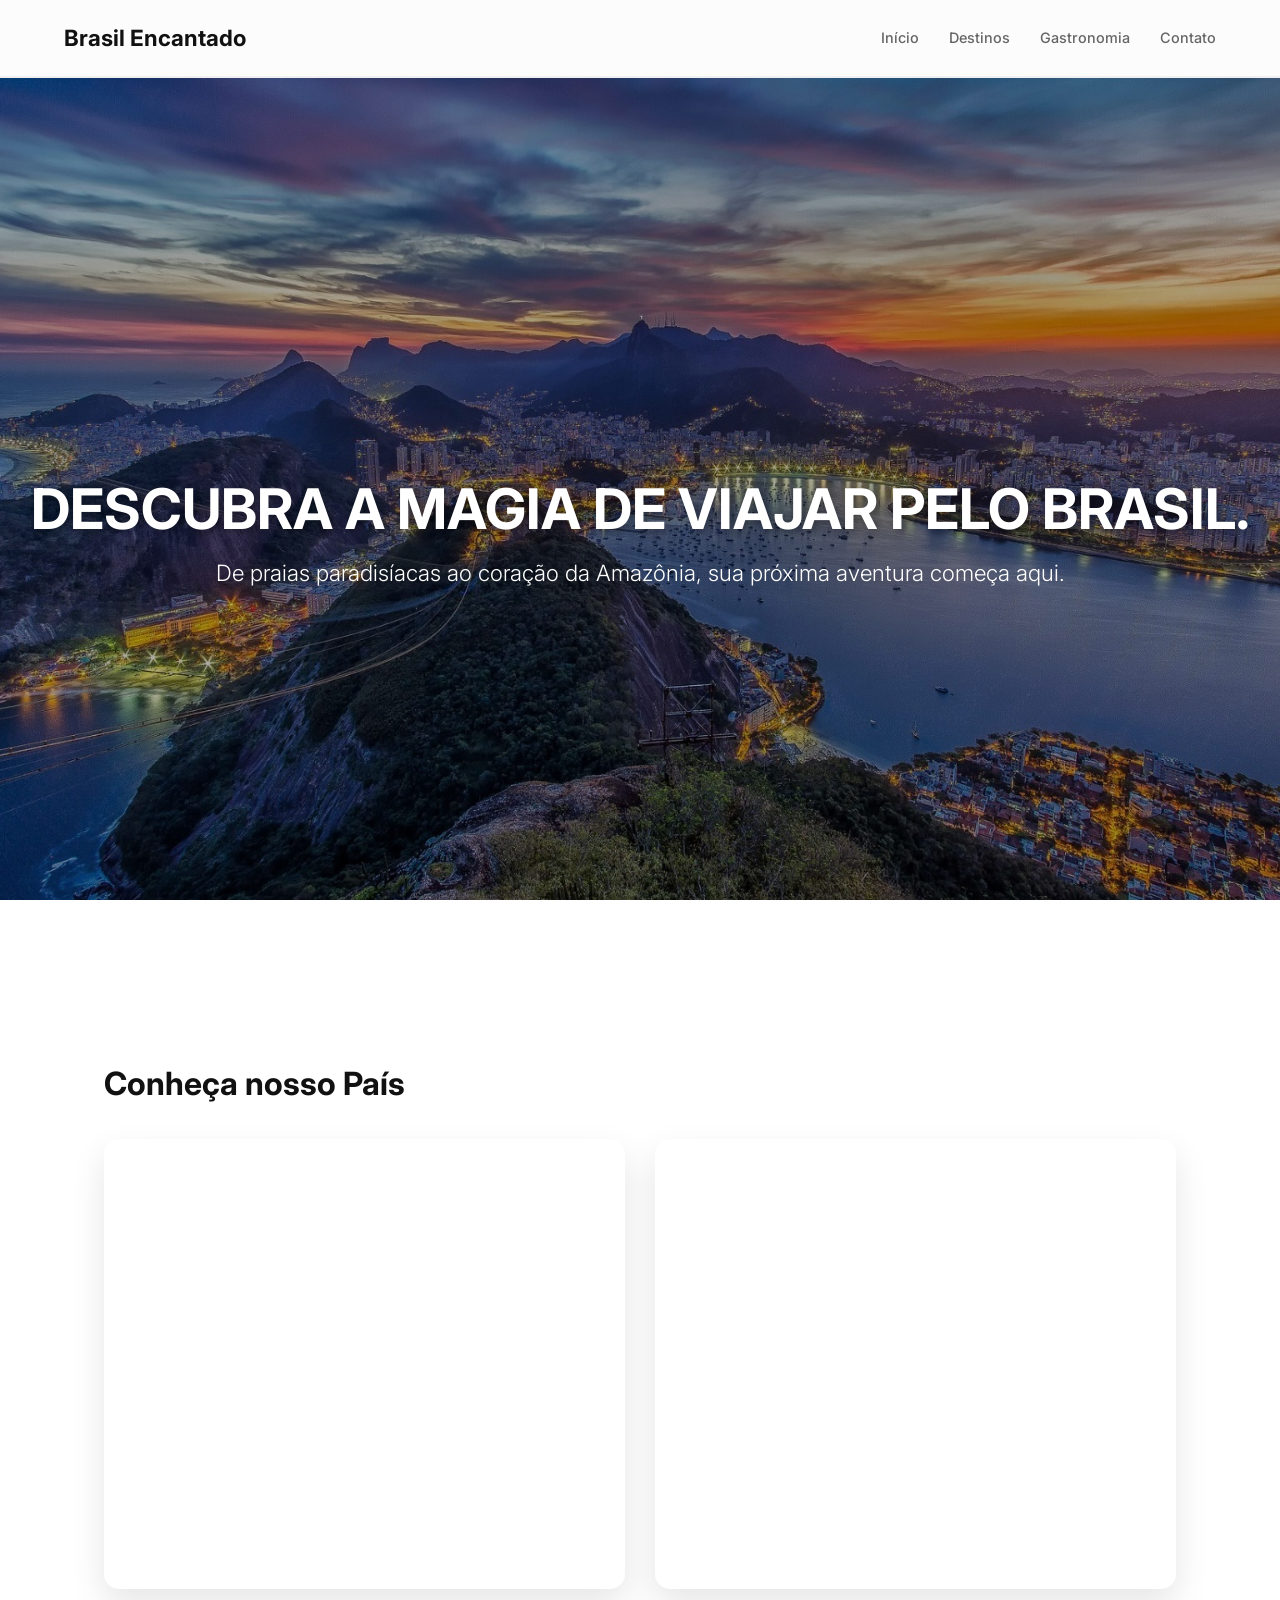
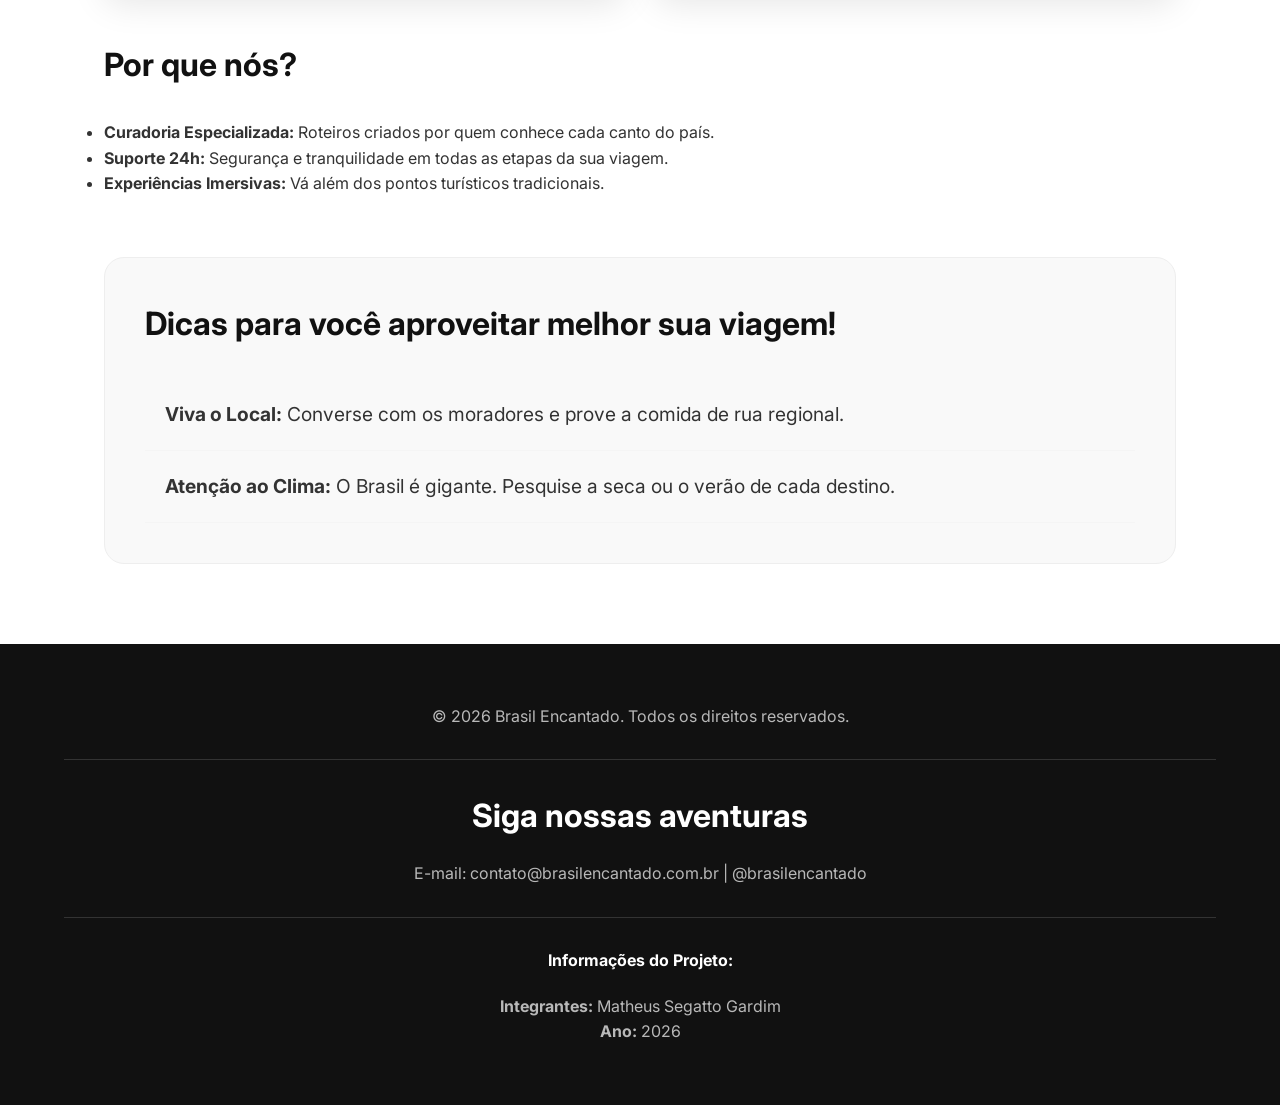
<file: index.html>
<!DOCTYPE html>
<html lang="pt-br">
<head>
    <meta charset="UTF-8">
    <meta name="viewport" content="width=device-width, initial-scale=1.0">
    <title>Brasil Encantado - Início</title>
    <link rel="stylesheet" href="css/style.css">
    <link rel="shortcut icon" href="img/brasil-encantado.ico" type="image/x-icon">
</head>
<body>
    <header>
        <div class="logo">
            <h1>Brasil Encantado</h1>
        </div>
        <nav>
            <ul>
                <li><a href="index.html">Início</a></li>
                <li class="dropdown">
                    <a href="destinos.html">Destinos</a>
                    <ul class="submenu">
                        <li><a href="destinos.html#amazonia">Amazônia</a></li>
                        <li><a href="destinos.html#salvador">Salvador</a></li>
                        <li><a href="destinos.html#maceio">Maceió</a></li>
                        <li><a href="destinos.html#rio-pedras">Rio das Pedras</a></li>
                    </ul>
                </li>
                <li><a href="gastronomia.html">Gastronomia</a></li>
                <li><a href="contato.html">Contato</a></li>
            </ul>
        </nav>
    </header>

    <section class="hero-parallax rio">
        <div class="hero-content">
            <h2>Descubra a Magia de Viajar pelo Brasil.</h2>
            <p>De praias paradisíacas ao coração da Amazônia, sua próxima aventura começa aqui.</p>
        </div>
    </section>

    <main>
        <h2 class="titulo-secao">Conheça nosso País</h2>
        <div class="video-flex">
            <iframe src="https://www.youtube.com/embed/iNfEAJVVY10?autoplay=1&mute=1&loop=1&playlist=iNfEAJVVY10" allow="autoplay"></iframe>
            <iframe src="https://www.youtube.com/embed/7Ikc0bRgwHw?autoplay=1&mute=1&loop=1&playlist=7Ikc0bRgwHw" allow="autoplay"></iframe>
        </div>

        <h3>Por que nós?</h3>
        <ul>
            <li><strong>Curadoria Especializada:</strong> Roteiros criados por quem conhece cada canto do país.</li>
            <li><strong>Suporte 24h:</strong> Segurança e tranquilidade em todas as etapas da sua viagem.</li>
            <li><strong>Experiências Imersivas:</strong> Vá além dos pontos turísticos tradicionais.</li>
        </ul>

        <aside class="dicas">
            <h3>Dicas para você aproveitar melhor sua viagem!</h3>
            <ul>
                <li><strong>Viva o Local:</strong> Converse com os moradores e prove a comida de rua regional.</li>
                <li><strong>Atenção ao Clima:</strong> O Brasil é gigante. Pesquise a seca ou o verão de cada destino.</li>
            </ul>
        </aside>
    </main>

    <footer>
        <div class="footer-section">
            <p>&copy; 2026 Brasil Encantado. Todos os direitos reservados.</p>
        </div>
        <hr>
        <div class="footer-section">
            <h3>Siga nossas aventuras</h3>
            <p>E-mail: contato@brasilencantado.com.br | @brasilencantado</p>
        </div>
        <hr>
        <div class="footer-section">
            <h4>Informações do Projeto:</h4>
            <p><strong>Integrantes:</strong> Matheus Segatto Gardim</p>
            <p><strong>Ano:</strong> 2026</p>
        </div>
    </footer>
</body>
</html>
</file>
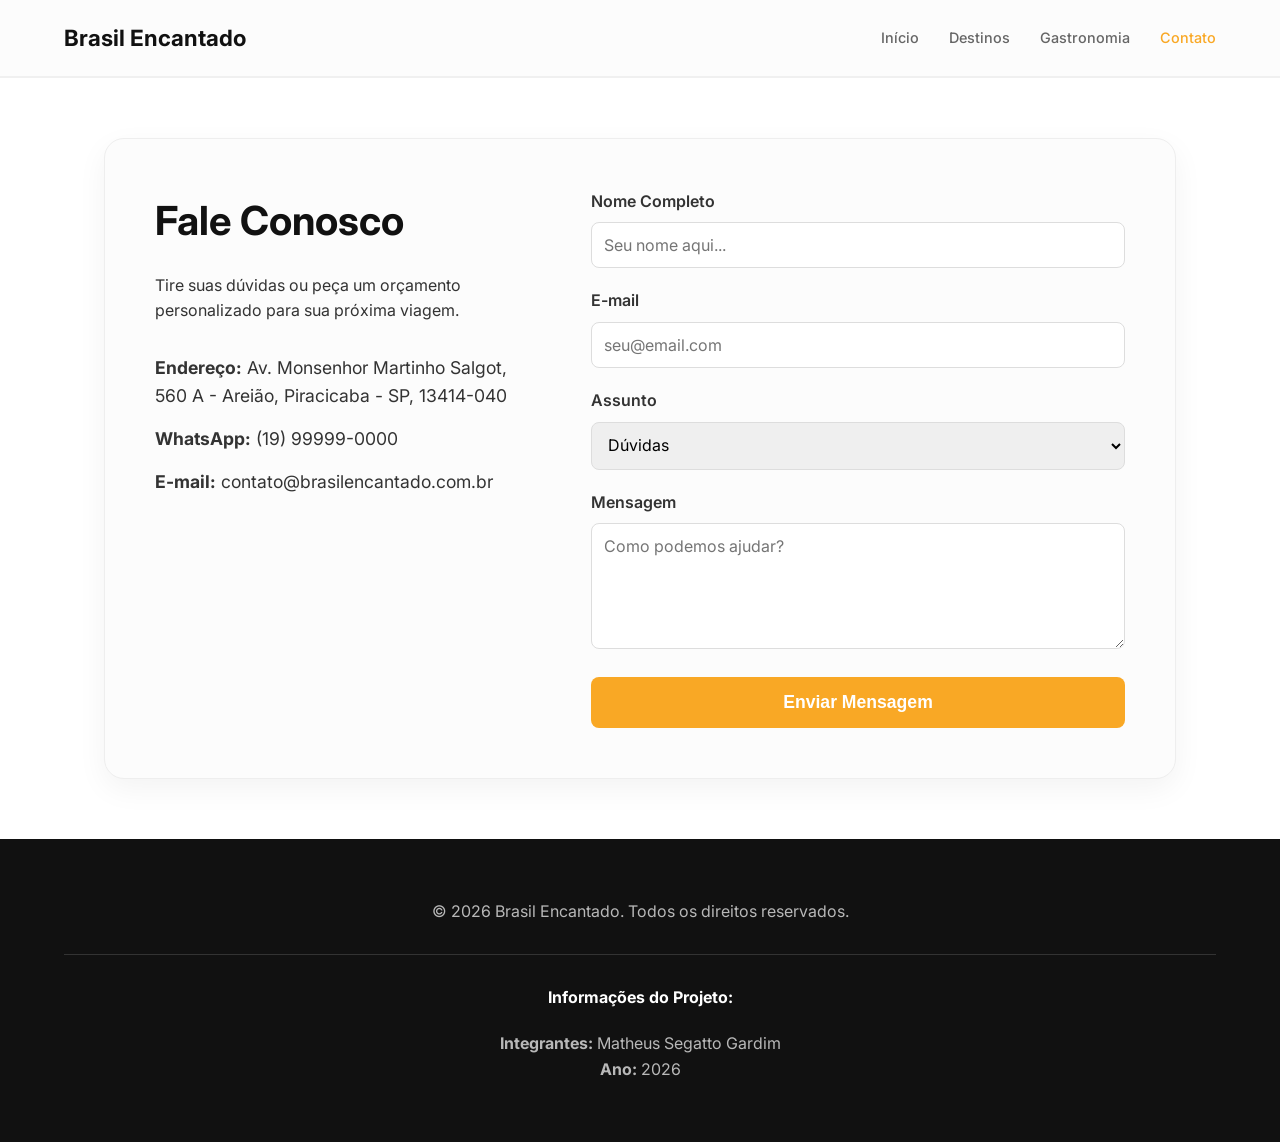
<file: contato.html>
<!DOCTYPE html>
<html lang="pt-br">
<head>
    <meta charset="UTF-8">
    <meta name="viewport" content="width=device-width, initial-scale=1.0">
    <title>Contato - Brasil Encantado</title>
    <link rel="stylesheet" href="css/style.css">
    <link rel="shortcut icon" href="img/brasil-encantado.ico" type="image/x-icon">
</head>
<body>
    <header>
        <div class="logo">
            <h1>Brasil Encantado</h1>
        </div>
        <nav>
            <ul>
                <li><a href="index.html">Início</a></li>
                <li class="dropdown">
                    <a href="destinos.html">Destinos</a>
                    <ul class="submenu">
                        <li><a href="destinos.html#amazonia">Amazônia</a></li>
                        <li><a href="destinos.html#salvador">Salvador</a></li>
                        <li><a href="destinos.html#maceio">Maceió</a></li>
                        <li><a href="destinos.html#rio-pedras">Rio das Pedras</a></li>
                    </ul>
                </li>
                <li><a href="gastronomia.html">Gastronomia</a></li>
                <li><a href="contato.html" class="ativo">Contato</a></li>
            </ul>
        </nav>
    </header>

    <main class="contato-main">
        <section class="contato-container">
            <div class="contato-info">
                <h2>Fale Conosco</h2>
                <p>Tire suas dúvidas ou peça um orçamento personalizado para sua próxima viagem.</p>
                
                <div class="info-detalhes">
                    <p><strong>Endereço:</strong> Av. Monsenhor Martinho Salgot, 560 A - Areião, Piracicaba - SP, 13414-040</p>
                    <p><strong>WhatsApp:</strong> (19) 99999-0000</p>
                    <p><strong>E-mail:</strong> contato@brasilencantado.com.br</p>
                </div>
            </div>

            <div class="contato-form">
                <form action="#">
                    <div class="campo">
                        <label for="nome">Nome Completo</label>
                        <input type="text" id="nome" name="nome" placeholder="Seu nome aqui..." required>
                    </div>

                    <div class="campo">
                        <label for="email">E-mail</label>
                        <input type="email" id="email" name="email" placeholder="seu@email.com" required>
                    </div>

                    <div class="campo">
                        <label for="assunto">Assunto</label>
                        <select id="assunto" name="assunto">
                            <option value="duvidas">Dúvidas</option>
                            <option value="orcamento">Orçamento</option>
                            <option value="reclamacao">Reclamações</option>
                        </select>
                    </div>

                    <div class="campo">
                        <label for="mensagem">Mensagem</label>
                        <textarea id="mensagem" name="mensagem" rows="5" placeholder="Como podemos ajudar?" required></textarea>
                    </div>

                    <button type="submit" class="btn-enviar">Enviar Mensagem</button>
                </form>
            </div>
        </section>
    </main>

    <footer>
        <div class="footer-section">
            <p>&copy; 2026 Brasil Encantado. Todos os direitos reservados.</p>
        </div>
        <hr>
        <div class="footer-section">
            <h4>Informações do Projeto:</h4>
            <p><strong>Integrantes:</strong> Matheus Segatto Gardim</p>
            <p><strong>Ano:</strong> 2026</p>
        </div>
    </footer>
</body>
</html>
</file>
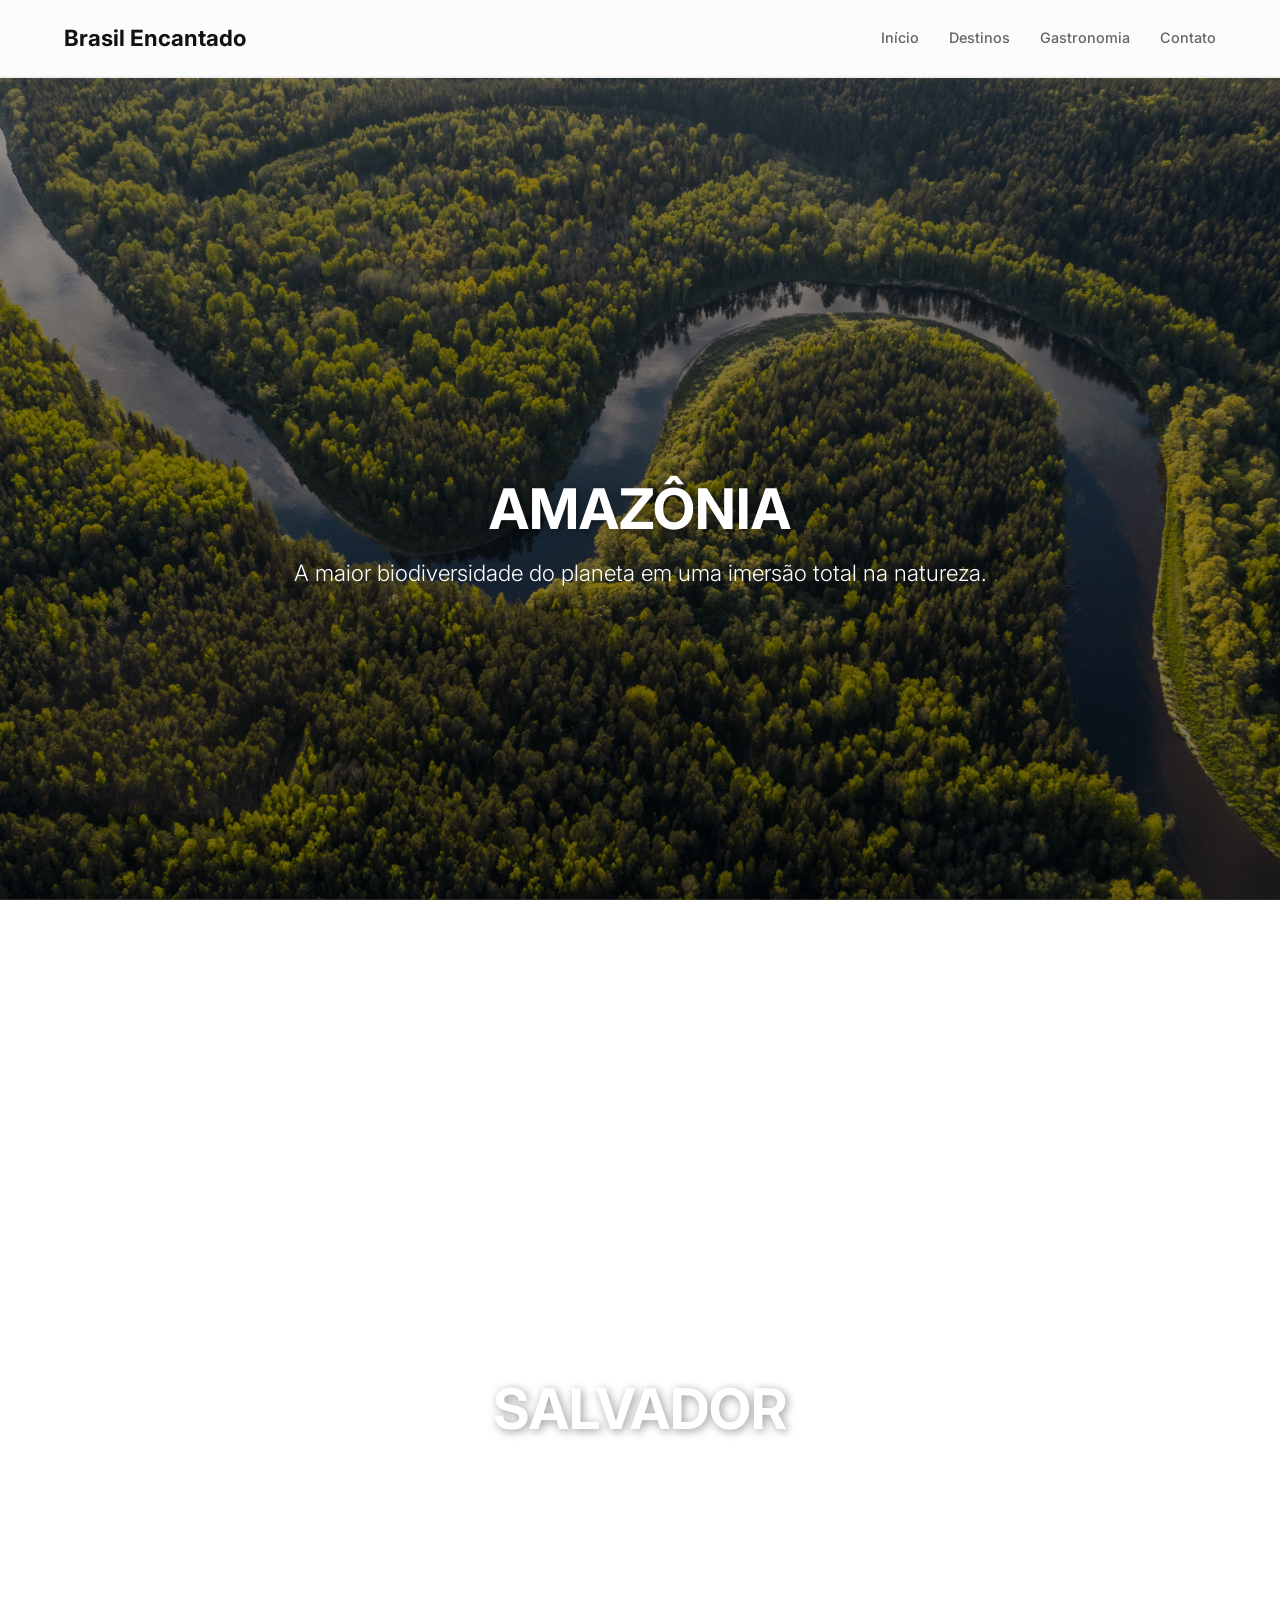
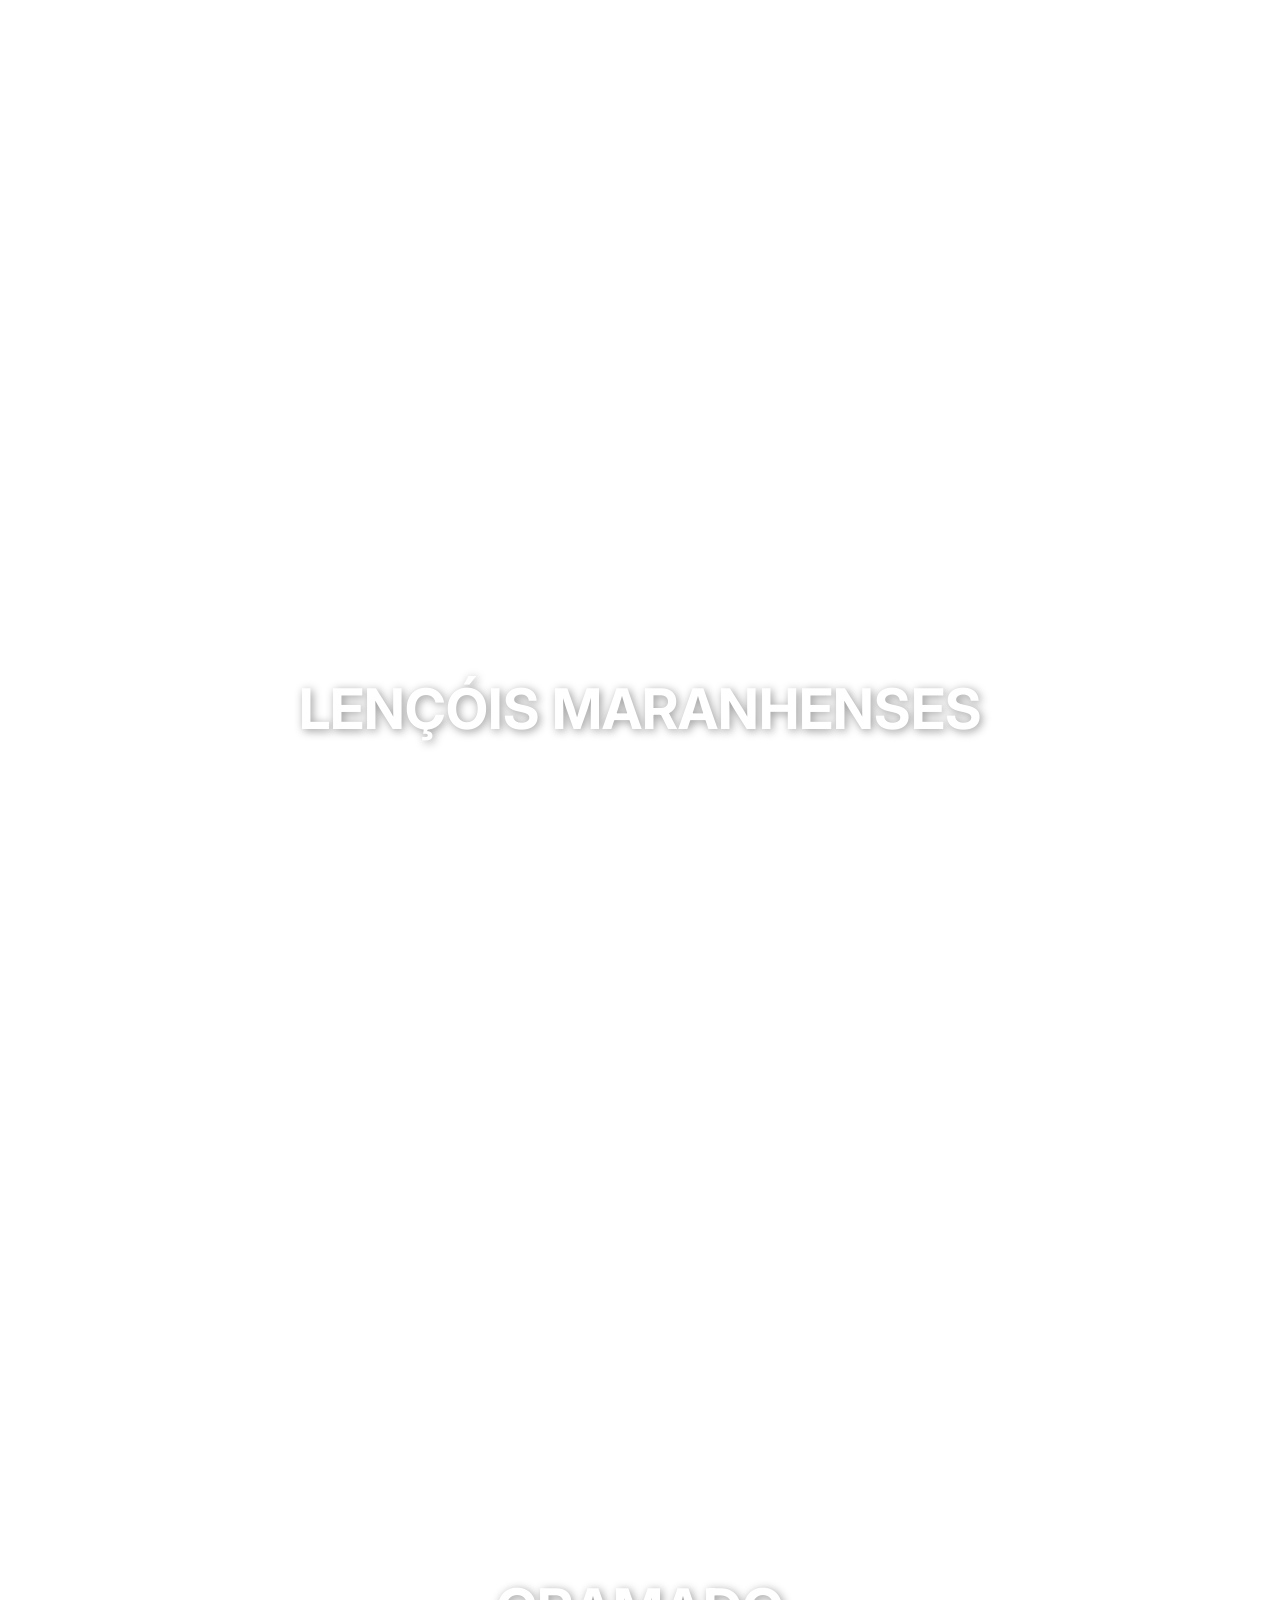
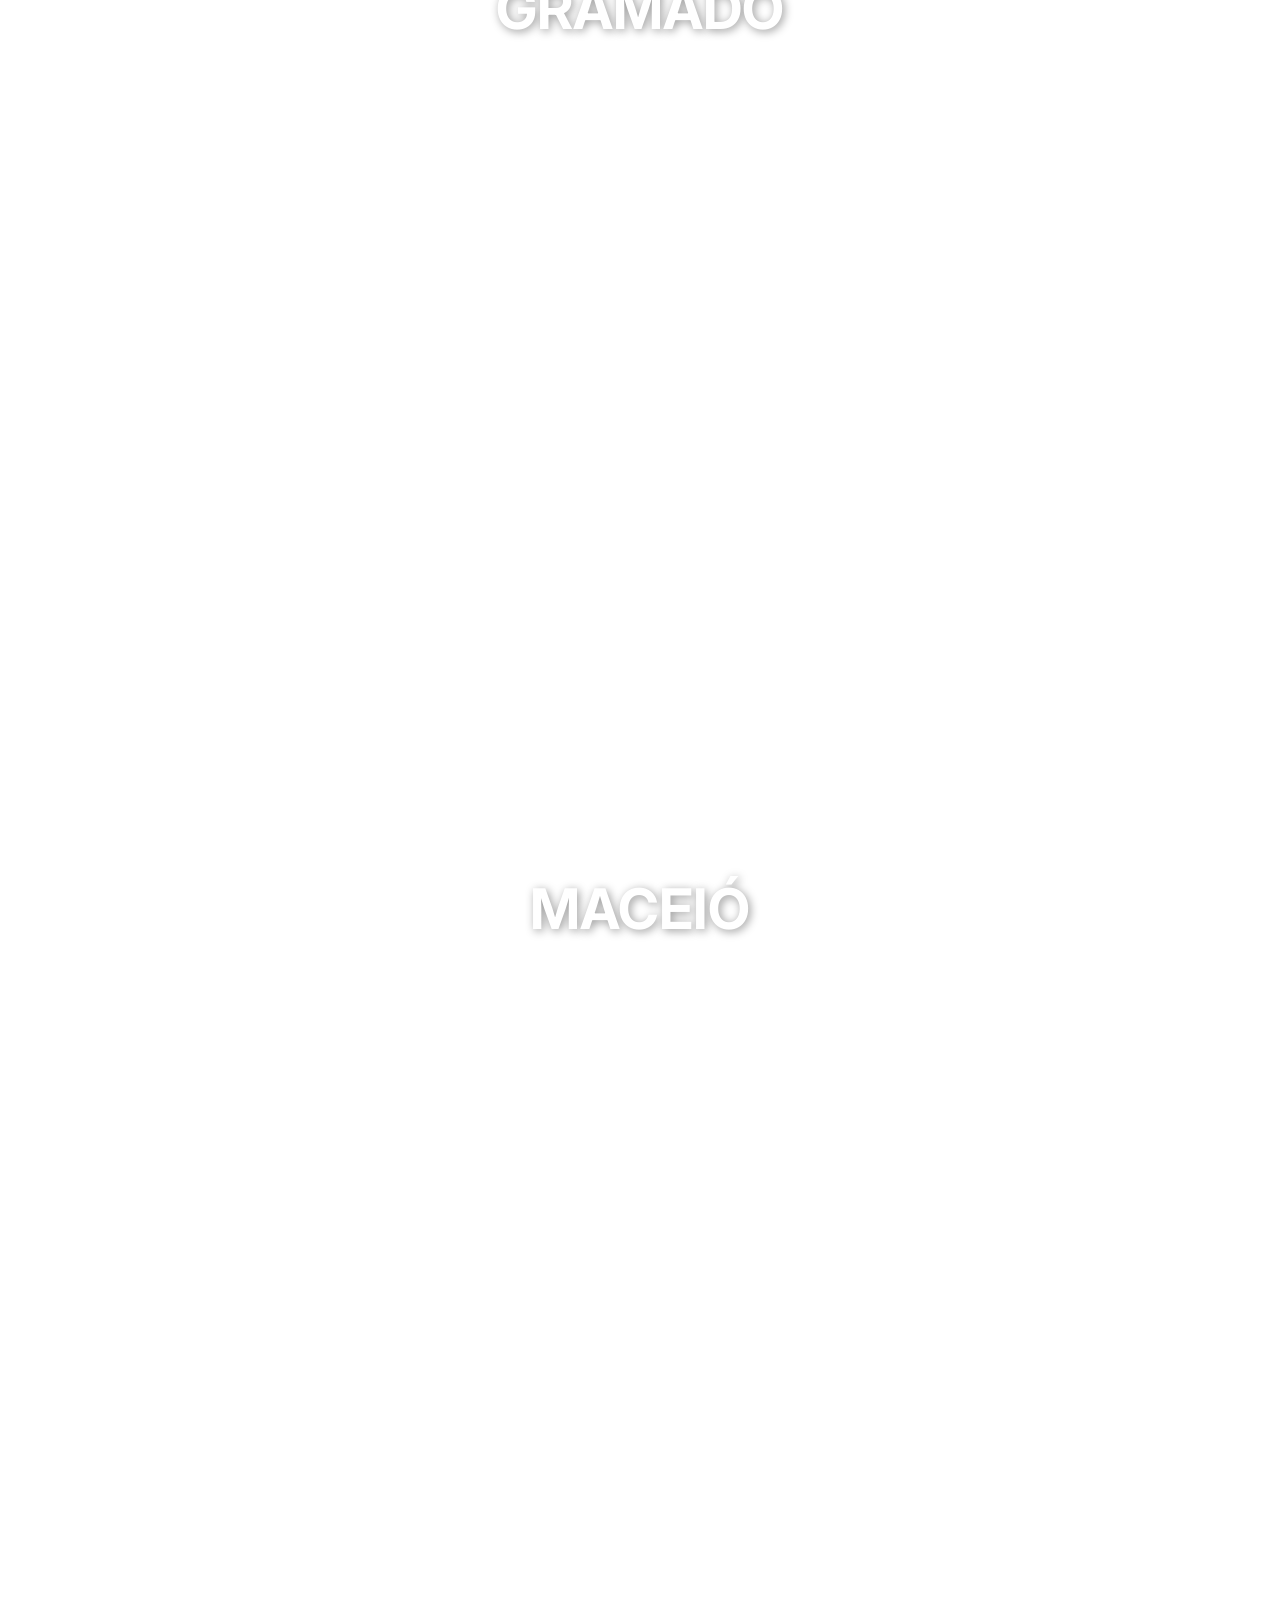
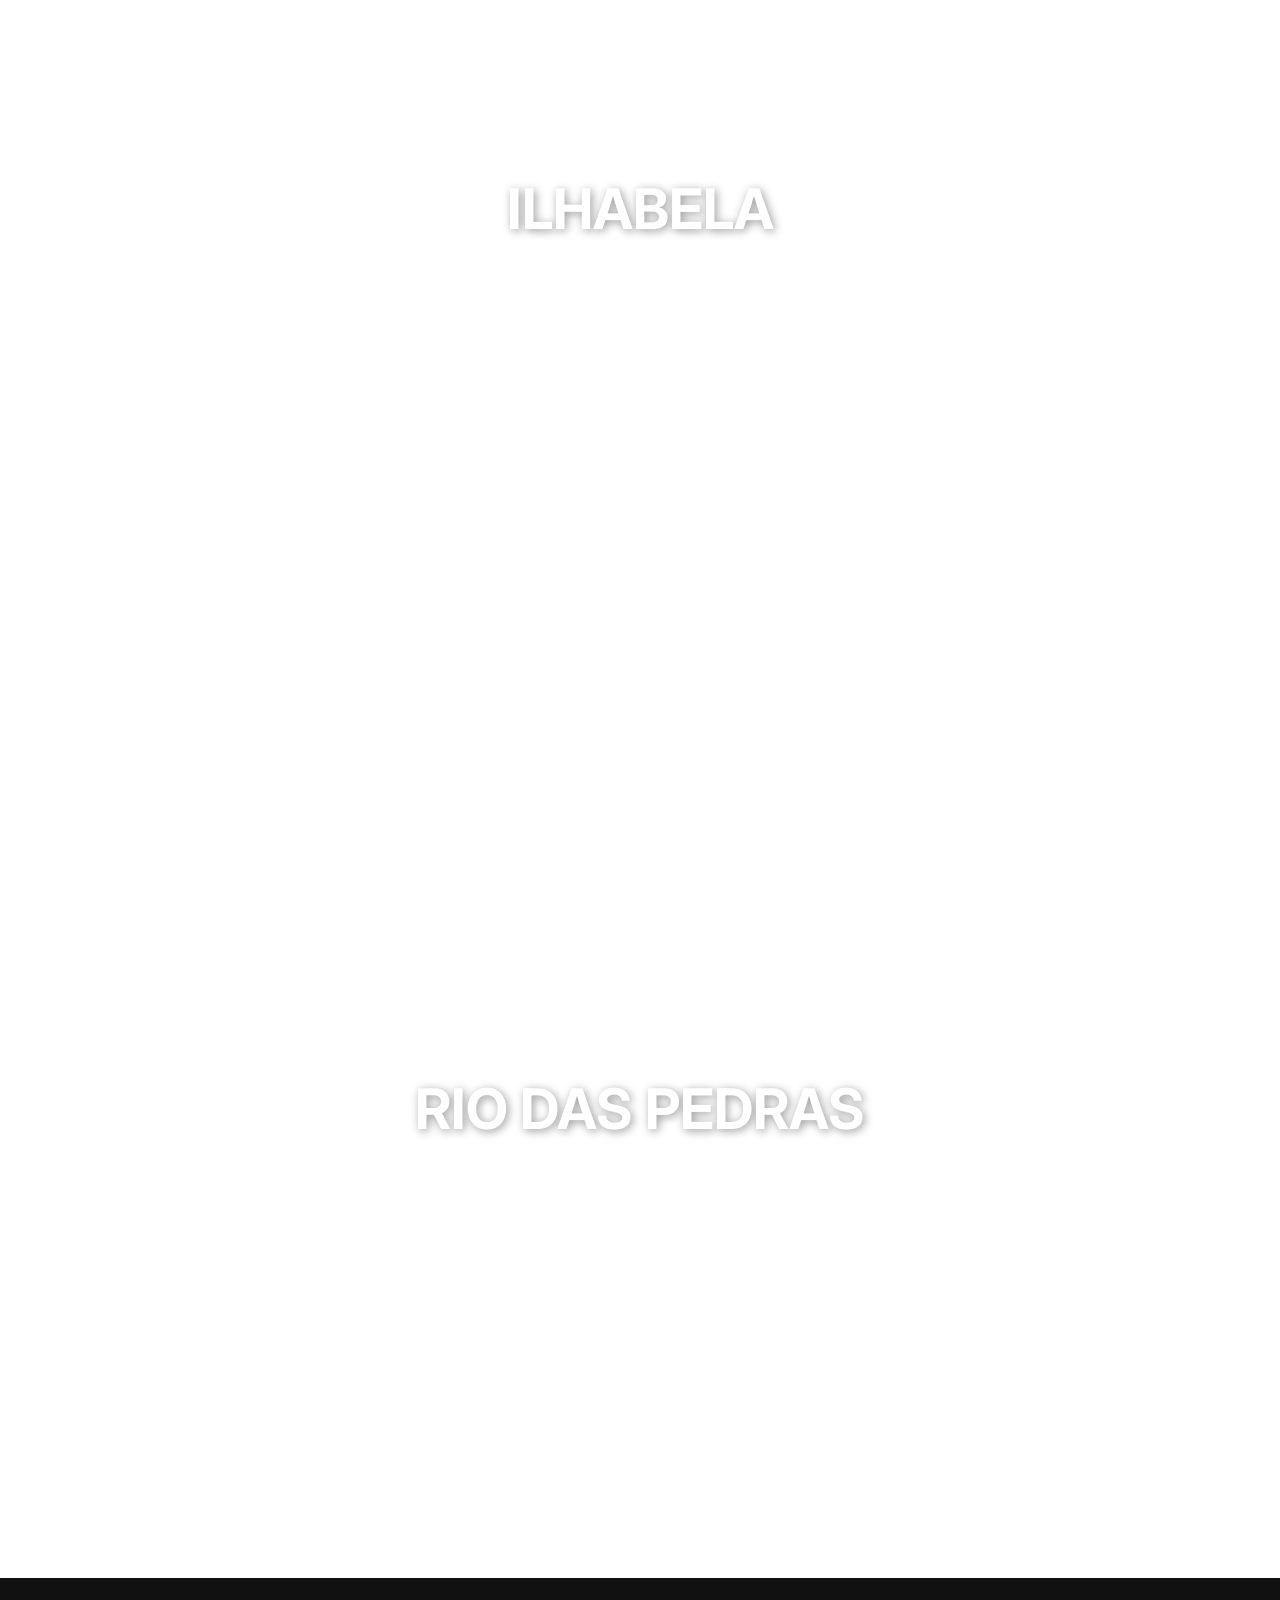
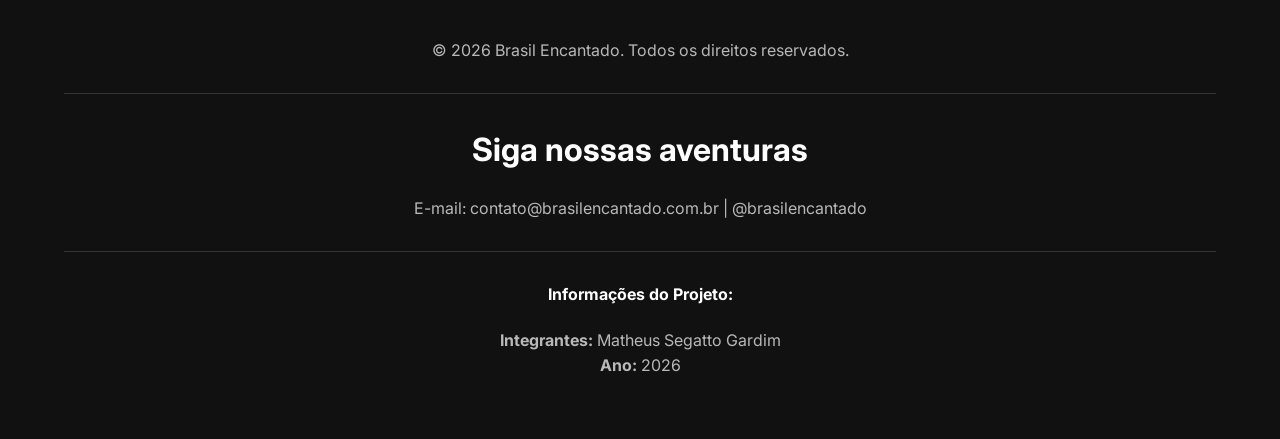
<file: destinos.html>
<!DOCTYPE html>
<html lang="pt-br">
<head>
    <meta charset="UTF-8">
    <meta name="viewport" content="width=device-width, initial-scale=1.0">
    <title>Destinos - Brasil Encantado</title>
    <link rel="stylesheet" href="css/style.css">
    <link rel="shortcut icon" href="img/brasil-encantado.ico" type="image/x-icon">
</head>
<body>
    
    <header>
        <div class="logo">
            <h1>Brasil Encantado</h1>
        </div>
        <nav>
            <ul>
                <li><a href="index.html">Início</a></li>
                <li class="dropdown">
                    <a href="destinos.html">Destinos</a>
                    <ul class="submenu">
                        <li><a href="destinos.html#amazonia">Amazônia</a></li>
                        <li><a href="destinos.html#salvador">Salvador</a></li>
                        <li><a href="destinos.html#maceio">Maceió</a></li>
                        <li><a href="destinos.html#rio-pedras">Rio das Pedras</a></li>
                    </ul>
                </li>
                <li><a href="gastronomia.html">Gastronomia</a></li>
                <li><a href="contato.html">Contato</a></li>
            </ul>
        </nav>
    </header>

<main class="parallax-container">
    <section class="destino-parallax amazonia">
        <div class="destino-info">
            <h2>Amazônia</h2>
            <p>A maior biodiversidade do planeta em uma imersão total na natureza.</p>
        </div>
    </section>

    <section class="destino-parallax salvador">
        <div class="destino-info">
            <h2>Salvador</h2>
            <p>História, axé e as melhores praias do litoral baiano.</p>
        </div>
    </section>

    <section class="destino-parallax lencois">
        <div class="destino-info">
            <h2>Lençóis Maranhenses</h2>
            <p>Um deserto de areias brancas repleto de lagoas de água doce cristalinas.</p>
        </div>
    </section>

    <section class="destino-parallax gramado">
        <div class="destino-info">
            <h2>Gramado</h2>
            <p>Charme europeu e o frio aconchegante da Serra Gaúcha.</p>
        </div>
    </section>

    <section class="destino-parallax maceio">
        <div class="destino-info">
            <h2>Maceió</h2>
            <p>O caribe brasileiro com piscinas naturais e orlas deslumbrantes.</p>
        </div>
    </section>

    <section class="destino-parallax ilhabela">
        <div class="destino-info">
            <h2>Ilhabela</h2>
            <p>Cachoeiras e praias preservadas no litoral norte de São Paulo.</p>
        </div>
    </section>

    <section class="destino-parallax rio-pedras">
        <div class="destino-info">
            <h2>Rio das Pedras</h2>
            <p>O charme do interior paulista com foco na tranquilidade e tradições regionais.</p>
        </div>
    </section>
    
    </main>
    <footer>
        <div class="footer-section">
            <p>&copy; 2026 Brasil Encantado. Todos os direitos reservados.</p>
        </div>
        <hr>
        <div class="footer-section">
            <h3>Siga nossas aventuras</h3>
            <p>E-mail: contato@brasilencantado.com.br | @brasilencantado</p>
        </div>
        <hr>
        <div class="footer-section">
            <h4>Informações do Projeto:</h4>
            <p><strong>Integrantes:</strong> Matheus Segatto Gardim</p>
            <p><strong>Ano:</strong> 2026</p>
        </div>
    </footer>
</body>
</html>
</file>
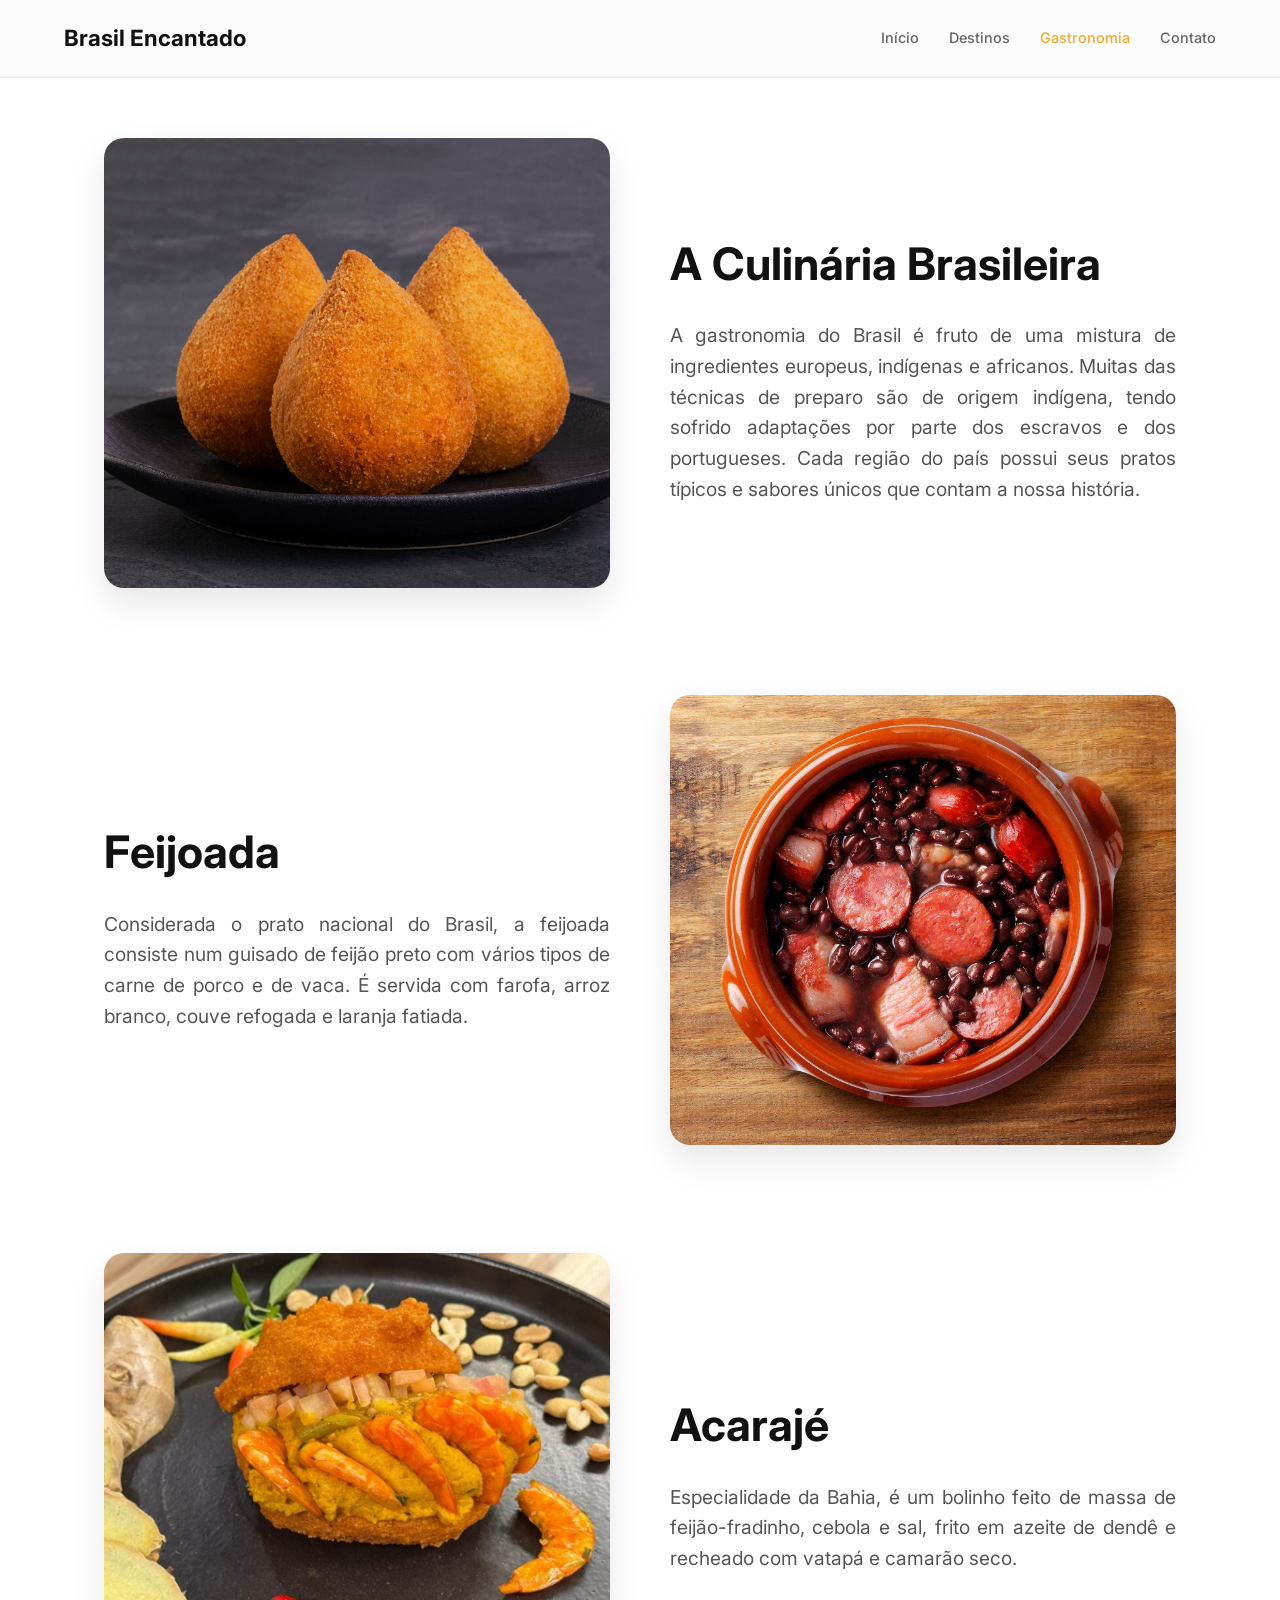
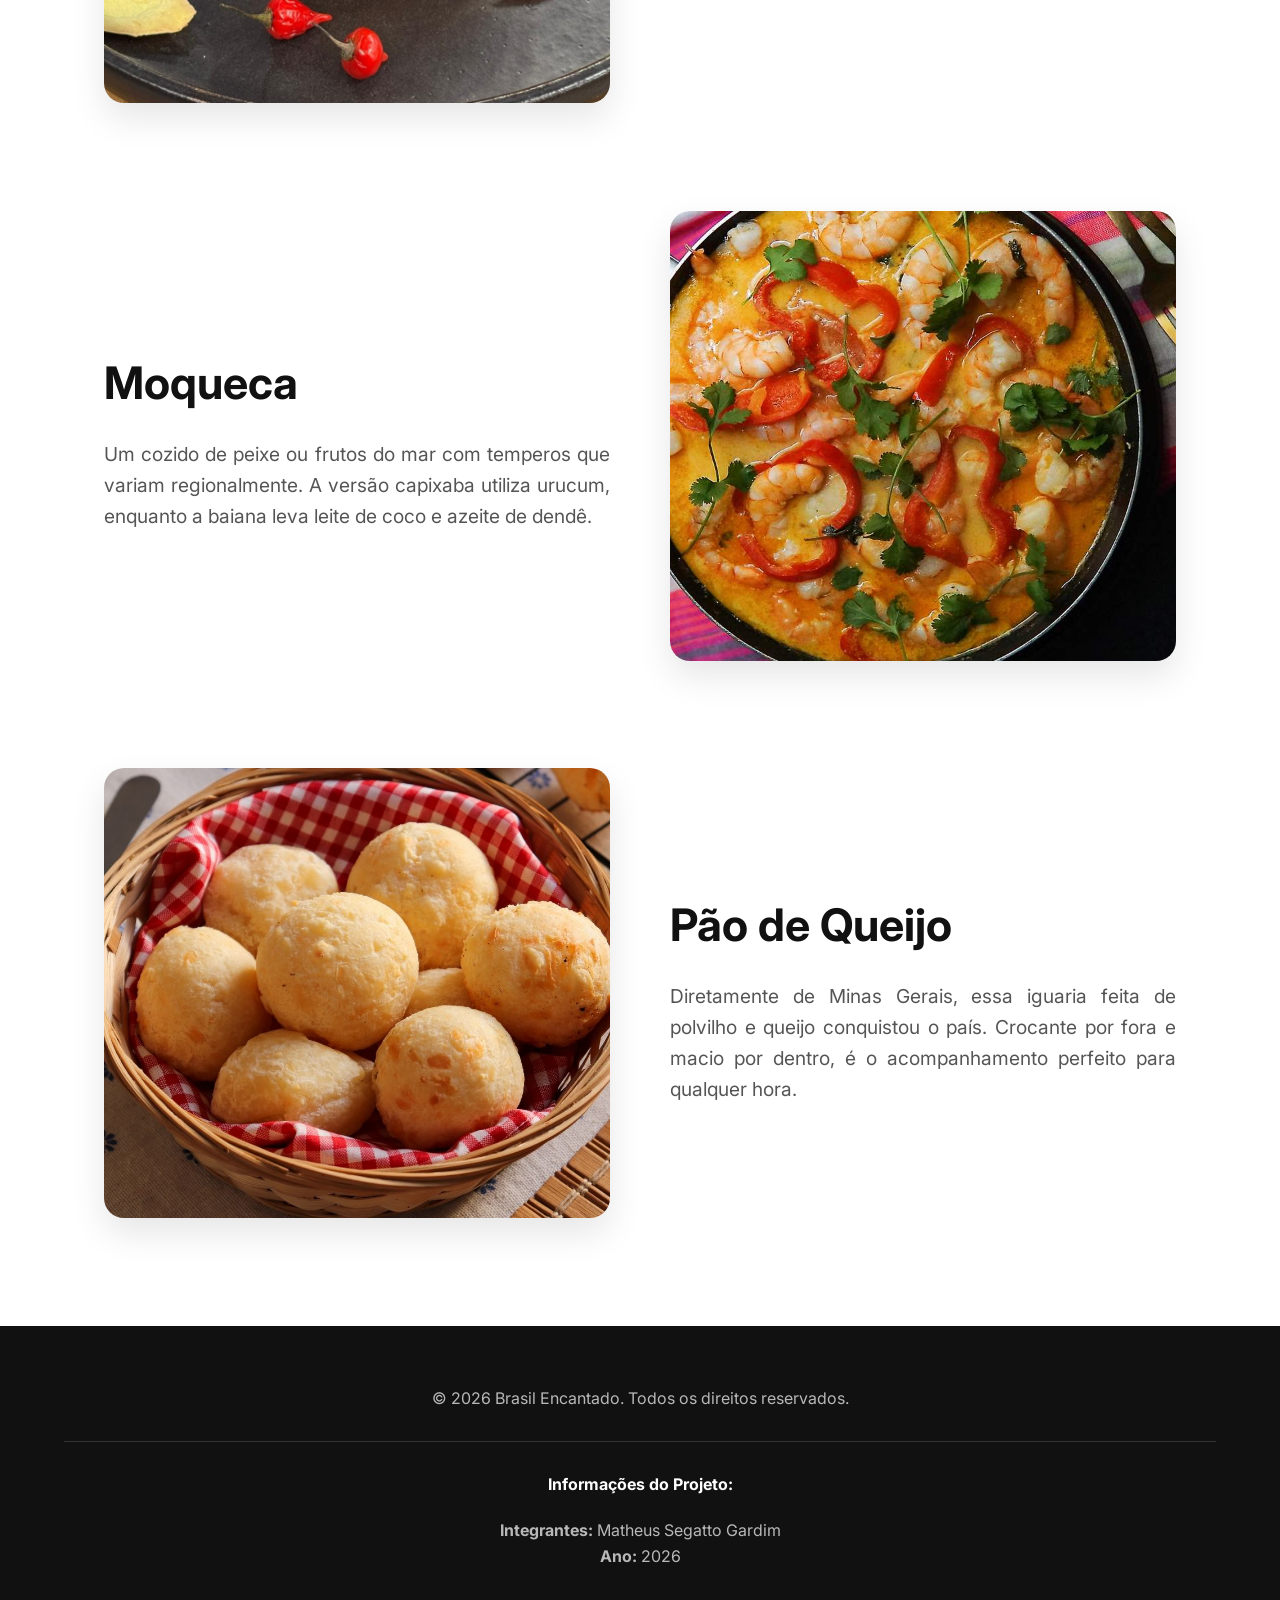
<file: gastronomia.html>
<!DOCTYPE html>
<html lang="pt-br">
<head>
    <meta charset="UTF-8">
    <meta name="viewport" content="width=device-width, initial-scale=1.0">
    <title>Gastronomia - Brasil Encantado</title>
    <link rel="stylesheet" href="css/style.css">
    <link rel="shortcut icon" href="img/brasil-encantado.ico" type="image/x-icon">
</head>
<body>
    <header>
        <div class="logo">
            <h1>Brasil Encantado</h1>
        </div>
        <nav>
            <ul>
                <li><a href="index.html">Início</a></li>
                <li class="dropdown">
                    <a href="destinos.html">Destinos</a>
                    <ul class="submenu">
                        <li><a href="destinos.html#amazonia">Amazônia</a></li>
                        <li><a href="destinos.html#salvador">Salvador</a></li>
                        <li><a href="destinos.html#maceio">Maceió</a></li>
                        <li><a href="destinos.html#rio-pedras">Rio das Pedras</a></li>
                    </ul>
                </li>
                <li><a href="gastronomia.html" class="ativo">Gastronomia</a></li>
                <li><a href="contato.html">Contato</a></li>
            </ul>
        </nav>
    </header>

    <main class="gastronomia-main">
        <section class="secao-prato intro">
            <div class="conteudo-prato">
                <div class="imagem-prato">
                    <img src="img/gastronomia_capa.jpg" alt="Culinária Brasileira">
                </div>
                <div class="texto-prato">
                    <h2>A Culinária Brasileira</h2>
                    <p>A gastronomia do Brasil é fruto de uma mistura de ingredientes europeus, indígenas e africanos. Muitas das técnicas de preparo são de origem indígena, tendo sofrido adaptações por parte dos escravos e dos portugueses. Cada região do país possui seus pratos típicos e sabores únicos que contam a nossa história.</p>
                </div>
            </div>
        </section>

        <section class="secao-prato">
            <div class="conteudo-prato">
                <div class="imagem-prato">
                    <img src="img/feijoada.jpg" alt="Feijoada">
                </div>
                <div class="texto-prato">
                    <h3>Feijoada</h3>
                    <p>Considerada o prato nacional do Brasil, a feijoada consiste num guisado de feijão preto com vários tipos de carne de porco e de vaca. É servida com farofa, arroz branco, couve refogada e laranja fatiada.</p>
                </div>
            </div>
        </section>

        <section class="secao-prato">
            <div class="conteudo-prato">
                <div class="imagem-prato">
                    <img src="img/acaraje.jpg" alt="Acarajé">
                </div>
                <div class="texto-prato">
                    <h3>Acarajé</h3>
                    <p>Especialidade da Bahia, é um bolinho feito de massa de feijão-fradinho, cebola e sal, frito em azeite de dendê e recheado com vatapá e camarão seco.</p>
                </div>
            </div>
        </section>

        <section class="secao-prato">
            <div class="conteudo-prato">
                <div class="imagem-prato">
                    <img src="img/moqueca.jpg" alt="Moqueca">
                </div>
                <div class="texto-prato">
                    <h3>Moqueca</h3>
                    <p>Um cozido de peixe ou frutos do mar com temperos que variam regionalmente. A versão capixaba utiliza urucum, enquanto a baiana leva leite de coco e azeite de dendê.</p>
                </div>
            </div>
        </section>

        <section class="secao-prato">
            <div class="conteudo-prato">
                <div class="imagem-prato">
                    <img src="img/pao-de-queijo.jpg" alt="Pão de Queijo">
                </div>
                <div class="texto-prato">
                    <h3>Pão de Queijo</h3>
                    <p>Diretamente de Minas Gerais, essa iguaria feita de polvilho e queijo conquistou o país. Crocante por fora e macio por dentro, é o acompanhamento perfeito para qualquer hora.</p>
                </div>
            </div>
        </section>
    </main>

    <footer>
        <div class="footer-section">
            <p>&copy; 2026 Brasil Encantado. Todos os direitos reservados.</p>
        </div>
        <hr>
        <div class="footer-section">
            <h4>Informações do Projeto:</h4>
            <p><strong>Integrantes:</strong> Matheus Segatto Gardim</p>
            <p><strong>Ano:</strong> 2026</p>
        </div>
    </footer>
</body>
</html>
</file>
<file: css/style.css>
@import url('https://fonts.googleapis.com/css2?family=Inter:wght@300;400;700&display=swap');

* {
    margin: 0;
    padding: 0;
    box-sizing: border-box;
}

body {
    font-family: 'Inter', sans-serif;
    color: #333;
    background-color: #ffffff;
    line-height: 1.6;
    overflow-x: hidden;
}

header {
    width: 100%;
    display: flex;
    justify-content: space-between;
    align-items: center;
    padding: 20px 5%;
    background: #fcfcfc;
    border-bottom: 2px solid #f0f0f0;
    position: sticky;
    top: 0;
    z-index: 1000;
}

.logo h1 {
    font-size: 1.4rem;
    font-weight: 700;
    color: #111;
}

nav ul {
    display: flex;
    list-style: none;
    gap: 30px;
}

nav ul li {
    position: relative;
}

nav ul li a {
    text-decoration: none;
    color: #666;
    font-size: 0.9rem;
    font-weight: 500;
    transition: 0.3s;
    padding: 10px 0;
}

nav ul li a.ativo, nav ul li a:hover {
    color: #F9A825;
}

.submenu {
    display: none;
    position: absolute;
    top: 100%;
    left: 0;
    background-color: #fcfcfc;
    min-width: 180px;
    box-shadow: 0 8px 16px rgba(0,0,0,0.1);
    border: 1px solid #f0f0f0;
    border-radius: 8px;
    padding: 10px 0;
    flex-direction: column;
    gap: 0;
}

.submenu li {
    width: 100%;
}

.submenu li a {
    padding: 10px 20px;
    display: block;
    color: #666;
}

.submenu li a:hover {
    background-color: #f0f0f0;
    color: #000;
}

.dropdown:hover .submenu {
    display: flex;
}

.hero-parallax, .destino-parallax {
    width: 100%;
    height: 100vh; 
    display: flex;
    align-items: center;
    justify-content: center;
    text-align: center;
    background-attachment: fixed;
    background-position: center;
    background-repeat: no-repeat;
    background-size: cover;
    position: relative;
}

.rio { background-image: linear-gradient(rgba(0,0,0,0.3), rgba(0,0,0,0.3)), url('../img/rio_de_janeiro.jpg'); }
.amazonia { background-image: linear-gradient(rgba(0,0,0,0.4), rgba(0,0,0,0.4)), url('../img/amazonia.jpg'); }
.salvador { background-image: linear-gradient(rgba(0,0,0,0.4), rgba(0,0,0,0.4)), url('../img/salvador.jpg'); }
.lencois { background-image: linear-gradient(rgba(0,0,0,0.4), rgba(0,0,0,0.4)), url('../img/lencois.jpg'); }
.gramado { background-image: linear-gradient(rgba(0,0,0,0.4), rgba(0,0,0,0.4)), url('../img/gramado.jpg'); }
.maceio { background-image: linear-gradient(rgba(0,0,0,0.4), rgba(0,0,0,0.4)), url('../img/maceio.jpg'); }
.ilhabela { background-image: linear-gradient(rgba(0,0,0,0.4), rgba(0,0,0,0.4)), url('../img/ilhabela.jpg'); }
.rio-pedras { background-image: linear-gradient(rgba(0,0,0,0.4), rgba(0,0,0,0.4)), url('../img/rio_das_pedras.jpg'); }

.hero-content, .destino-info {
    position: relative;
    z-index: 2;
    color: white;
    padding: 0 20px;
}

.hero-content h2, .destino-info h2 {
    font-size: 3.5rem;
    font-weight: 700;
    text-transform: uppercase;
    text-shadow: 2px 2px 10px rgba(0,0,0,0.4);
}

.hero-content p, .destino-info p {
    font-size: 1.4rem;
    font-weight: 300;
}

main {
    max-width: 1200px;
    margin: 80px auto;
    padding: 0 5%;
}

main.parallax-container {
    max-width: none;
    margin: 0;
    padding: 0;
}

.content-wrapper {
    max-width: 1200px;
    margin: 80px auto;
    padding: 0 5%;
}

.titulo-secao, h3 {
    color: #111;
    margin-bottom: 30px;
    font-size: 2rem;
}

.video-flex {
    display: flex;
    flex-wrap: wrap;
    gap: 30px;
    margin-bottom: 50px;
    justify-content: center;
}

iframe {
    flex: 1 1 500px;
    height: 450px;
    border-radius: 15px;
    border: none;
    box-shadow: 0 15px 35px rgba(0,0,0,0.1);
}

.dicas {
    background: #f9f9f9;
    padding: 40px;
    border-radius: 20px;
    border: 1px solid #eeeeee;
    margin-top: 60px;
}

.dicas li {
    padding: 20px;
    border-bottom: 1px solid #f5f5f5;
    list-style: none;
    font-size: 1.2rem;
    transition: all 0.4s ease;
}

.dicas li:hover {
    background-color: #f0f0f0;
    transform: translateX(15px);
    border-radius: 10px;
    cursor: pointer;
}

footer {
    background: #111;
    color: #b8b8b8;
    padding: 60px 5%;
    text-align: center;
}

footer h3, footer h4 {
    color: #fff;
    margin-bottom: 20px;
}

hr {
    border: 0;
    border-top: 1px solid #333;
    margin: 30px 0;
}

@media (max-width: 768px) {
    .hero-parallax, .destino-parallax {
        background-attachment: scroll;
        height: 60vh;
    }
}

.gastronomia-main {
    max-width: 1200px;
    margin: 60px auto;
    padding: 0 5%;
}

.secao-prato {
    margin-bottom: 100px;
}

.conteudo-prato {
    display: flex;
    align-items: center;
    gap: 60px;
}

.secao-prato:nth-child(even) .conteudo-prato {
    flex-direction: row-reverse;
}

.imagem-prato {
    flex: 1;
}

.imagem-prato img {
    width: 100%;
    height: 450px;
    object-fit: cover;
    border-radius: 20px;
    box-shadow: 0 15px 35px rgba(0,0,0,0.1);
}

.texto-prato {
    flex: 1;
}

.texto-prato h2, .texto-prato h3 {
    font-size: 2.8rem;
    color: #111;
    margin-bottom: 20px;
}

.texto-prato p {
    font-size: 1.2rem;
    color: #555;
    text-align: justify;
}

@media (max-width: 768px) {
    .conteudo-prato, .secao-prato:nth-child(even) .conteudo-prato {
        flex-direction: column;
        text-align: center;
        gap: 30px;
    }
    .imagem-prato img {
        height: 300px;
    }
}

.contato-main {
    max-width: 1200px;
    margin: 60px auto;
    padding: 0 5%;
}

.contato-container {
    display: flex;
    gap: 80px;
    background: #fcfcfc;
    padding: 50px;
    border-radius: 20px;
    border: 1px solid #eee;
    box-shadow: 0 10px 30px rgba(0,0,0,0.05);
}

.contato-info {
    flex: 1;
}

.contato-info h2 {
    font-size: 2.5rem;
    margin-bottom: 20px;
    color: #111;
}

.info-detalhes {
    margin-top: 30px;
}

.info-detalhes p {
    margin-bottom: 15px;
    font-size: 1.1rem;
}

.contato-form {
    flex: 1.5;
}

.campo {
    margin-bottom: 20px;
}

.campo label {
    display: block;
    font-weight: 600;
    margin-bottom: 8px;
    color: #333;
}

.campo input, .campo select, .campo textarea {
    width: 100%;
    padding: 12px;
    border: 1px solid #ddd;
    border-radius: 8px;
    font-family: 'Inter', sans-serif;
    font-size: 1rem;
}

.btn-enviar {
    background: #F9A825;
    color: #fff;
    padding: 15px 30px;
    border: none;
    border-radius: 8px;
    font-size: 1.1rem;
    font-weight: 700;
    cursor: pointer;
    transition: 0.3s;
    width: 100%;
}

.btn-enviar:hover {
    background: #e69614;
    transform: translateY(-2px);
}

@media (max-width: 768px) {
    .contato-container {
        flex-direction: column;
        padding: 30px;
        gap: 40px;
    }
}
</file>
